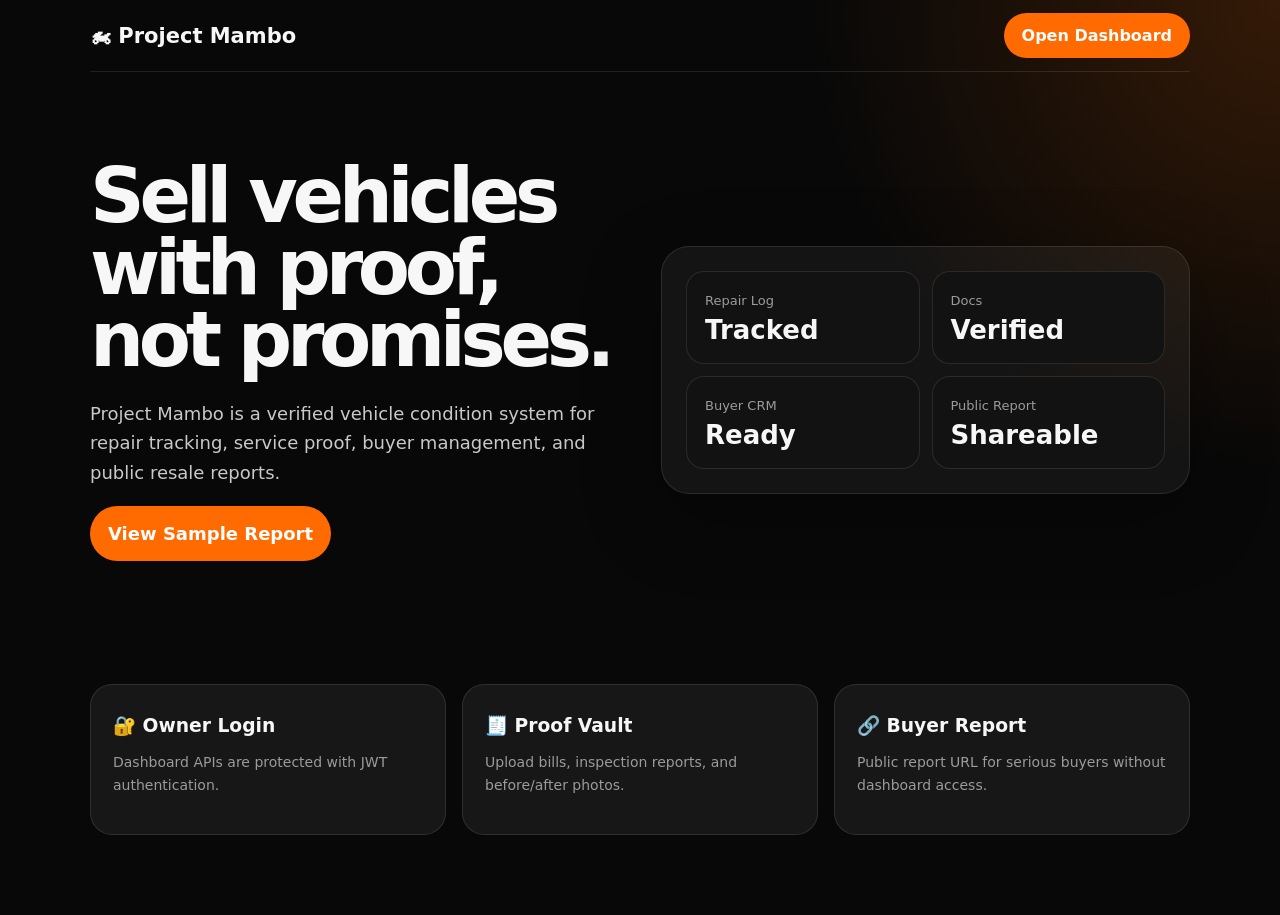
<file: dashboard.html>
<!DOCTYPE html><html lang="en"><head><meta charset="UTF-8"><meta name="viewport" content="width=device-width,initial-scale=1.0"><title>Project Mambo</title><style>
:root{--bg:#080808;--card:#171717;--text:#f7f7f7;--muted:#9b9b9b;--accent:#ff6b00;--border:rgba(255,255,255,.1)}*{box-sizing:border-box}body{margin:0;font-family:Inter,Segoe UI,system-ui,sans-serif;background:radial-gradient(circle at top right,rgba(255,107,0,.18),transparent 30%),var(--bg);color:var(--text)}.wrap{width:min(1100px,calc(100% - 32px));margin:auto}.nav{height:72px;display:flex;align-items:center;justify-content:space-between;border-bottom:1px solid var(--border)}.brand{font-weight:900;font-size:21px}.btn{display:inline-flex;padding:13px 18px;border-radius:999px;text-decoration:none;font-weight:800;color:#fff;background:var(--accent)}.hero{padding:88px 0 70px;display:grid;grid-template-columns:1fr 1fr;gap:42px;align-items:center}h1{font-size:clamp(42px,7vw,76px);line-height:.95;letter-spacing:-.07em;margin:0 0 22px}p{color:#c9c9c9;font-size:18px;line-height:1.65}.panel{background:rgba(255,255,255,.05);border:1px solid var(--border);border-radius:28px;padding:24px;box-shadow:0 24px 80px rgba(0,0,0,.32)}.grid{display:grid;grid-template-columns:repeat(2,1fr);gap:12px}.metric{background:#121212;border:1px solid var(--border);border-radius:18px;padding:18px}.metric span{color:var(--muted);font-size:13px}.metric b{display:block;font-size:26px;margin-top:6px}.features{display:grid;grid-template-columns:repeat(3,1fr);gap:16px;padding:35px 0 80px}.feature{background:var(--card);border:1px solid var(--border);border-radius:22px;padding:22px}.feature h3{margin:8px 0}.feature p{font-size:14px;color:var(--muted)}@media(max-width:850px){.hero,.features{grid-template-columns:1fr}.grid{grid-template-columns:1fr}}
</style></head><body><div class="wrap"><nav class="nav"><div class="brand">🏍 Project Mambo</div><a class="btn" href="/dashboard">Open Dashboard</a></nav><section class="hero"><div><h1>Sell vehicles with proof, not promises.</h1><p>Project Mambo is a verified vehicle condition system for repair tracking, service proof, buyer management, and public resale reports.</p><p><a class="btn" href="/report/ktm390-mambo">View Sample Report</a></p></div><div class="panel"><div class="grid"><div class="metric"><span>Repair Log</span><b>Tracked</b></div><div class="metric"><span>Docs</span><b>Verified</b></div><div class="metric"><span>Buyer CRM</span><b>Ready</b></div><div class="metric"><span>Public Report</span><b>Shareable</b></div></div></div></section><section class="features"><div class="feature"><h3>🔐 Owner Login</h3><p>Dashboard APIs are protected with JWT authentication.</p></div><div class="feature"><h3>🧾 Proof Vault</h3><p>Upload bills, inspection reports, and before/after photos.</p></div><div class="feature"><h3>🔗 Buyer Report</h3><p>Public report URL for serious buyers without dashboard access.</p></div></section></div></body></html>
</file>
